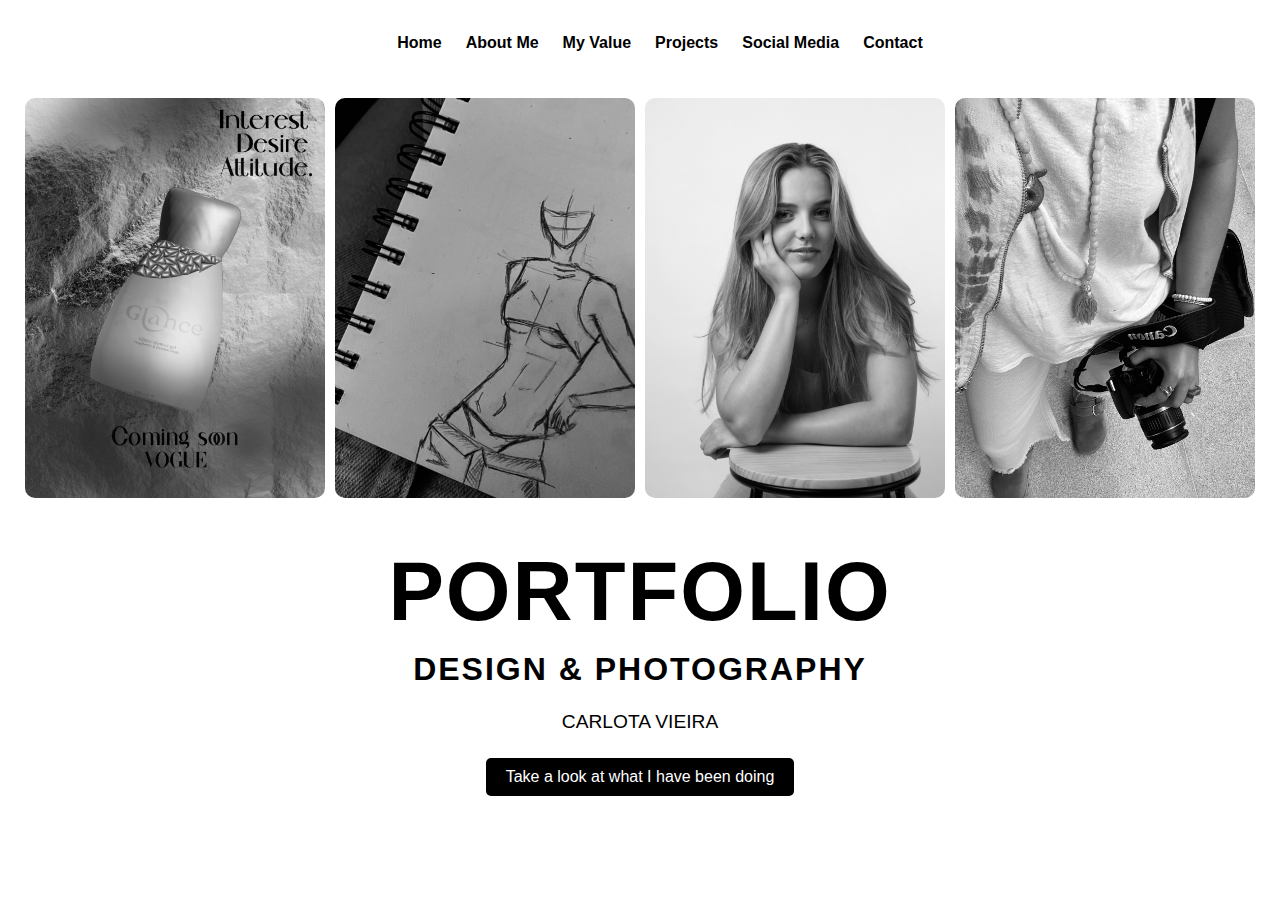
<file: index.html>
<!DOCTYPE html>
<html lang="en">
<head>
    <meta charset="UTF-8">
    <meta name="viewport" content="width=device-width, initial-scale=1.0">
    <title>Portfolio</title>
    <link rel="stylesheet" href="style.css">
</head>
<body>
    <!-- Navigation bar -->
    <nav>
        <ul>
            <li><a href="index.html">Home</a></li>
            <li><a href="about.html">About Me</a></li>
            <li><a href="mission-vision.html">My Value</a></li>
            <li><a href="projects.html">Projects</a></li>
            <li><a href="https://www.instagram.com/your_instagram_username" target="_blank">Social Media</a></li>
            <li><a href="contact.html">Contact</a></li>
        </ul>
    </nav>

    <!-- Main Section -->
    <section class="main-section">
        <div class="image-gallery">
            <img src="Glance.jpeg" alt="Image 1">
            <img src="IMG_4109.jpg" alt="Image 2">
            <img src="Carlota.jpeg" alt="Image 3">
            <img src="IMG_4110.jpg" alt="Image 4">
        </div>
        <div class="content">
            <h1>PORTFOLIO</h1>
            <h2>DESIGN & PHOTOGRAPHY</h2>
            <p>CARLOTA VIEIRA</p>
            <a href="projects.html"><button>Take a look at what I have been doing</button></a>
        </div>
    </section>
</body>
</html>
</file>
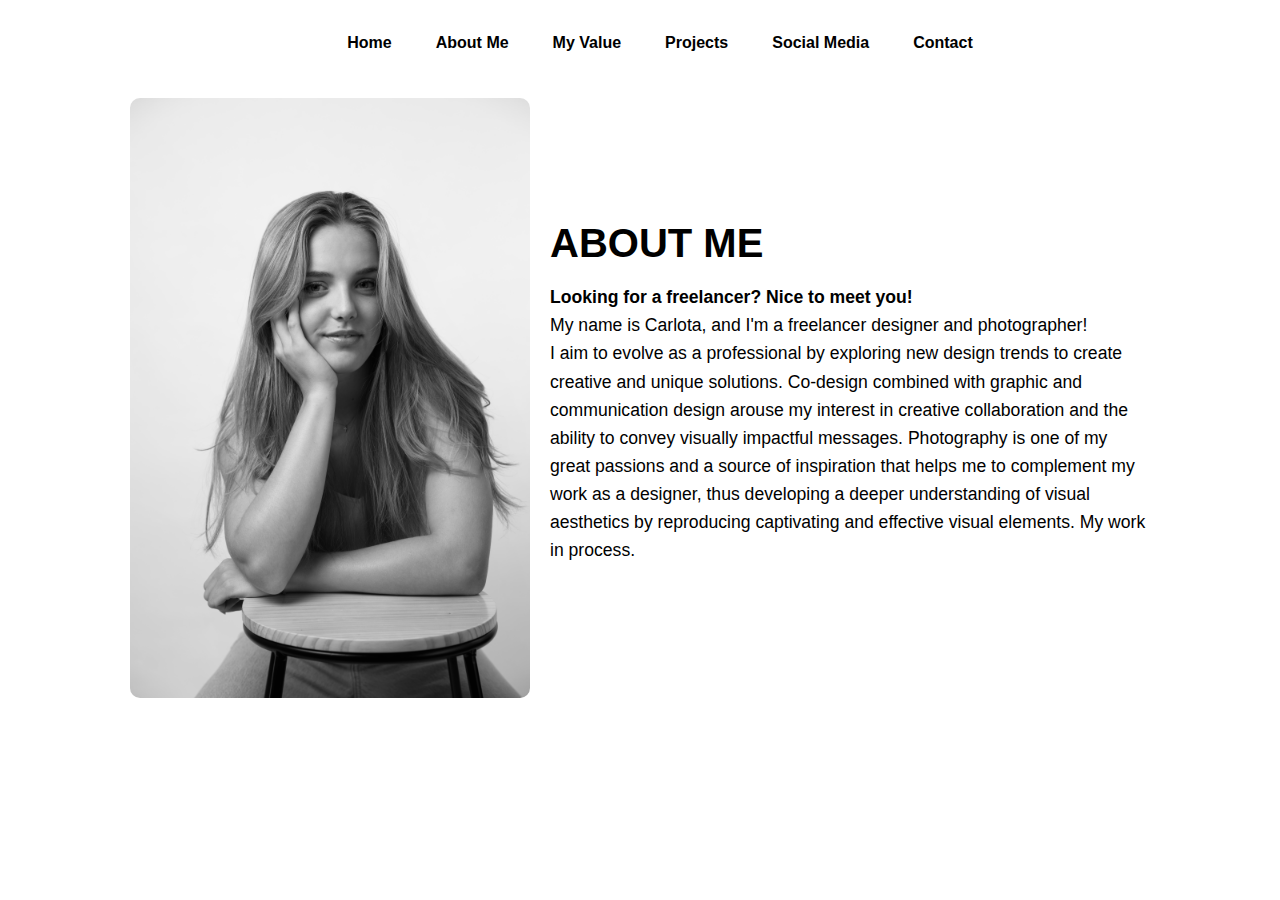
<file: about.html>
<!DOCTYPE html>
<html lang="en">
<head>
    <meta charset="UTF-8">
    <meta name="viewport" content="width=device-width, initial-scale=1.0">
    <title>About Me</title>
    <link rel="stylesheet" href="styleAbout.css">
</head>
<body>
    <!-- Navigation bar -->
    <nav>
        <ul>
            <li><a href="index.html">Home</a></li>
            <li><a href="about.html">About Me</a></li>
            <li><a href="mission-vision.html">My Value</a></li>
            <li><a href="projects.html">Projects</a></li>
            <li><a href="https://www.instagram.com/your_instagram_username" target="_blank">Social Media</a></li>
            <li><a href="contact.html">Contact</a></li>
        </ul>
    </nav>

    <!-- Main Content Section -->
    <div class="container">
        <!-- Image Section -->
        <div class="image-container">
            <img src="Carlota.jpeg" alt="About Me Image" class="about-image">
        </div>

        <!-- Text Section -->
        <div class="text-container">
            <h2>ABOUT ME</h2>

            <p>
               <b>Looking for a freelancer? Nice to meet you!</b><br>

                My name is Carlota, and I'm a freelancer designer and photographer!<br>

                I aim to evolve as a professional by exploring new design trends to create creative and unique solutions.
                Co-design combined with graphic and communication design arouse my interest in creative collaboration and the ability to convey visually impactful messages.

                Photography is one of my great passions and a source of inspiration that helps me to complement my work as a designer, thus developing
                a deeper understanding of visual aesthetics by reproducing captivating and effective visual elements.

                My work in process.
            </p>

            <!-- Social Media Links -->
            <div class="social-icons">
                <a href="#"><i class="fa fa-instagram"></i></a>
                <a href="#"><i class="fa fa-facebook"></i></a>
                <a href="#"><i class="fa fa-linkedin"></i></a>
            </div>
        </div>
    </div>
</body>
</html>
</file>
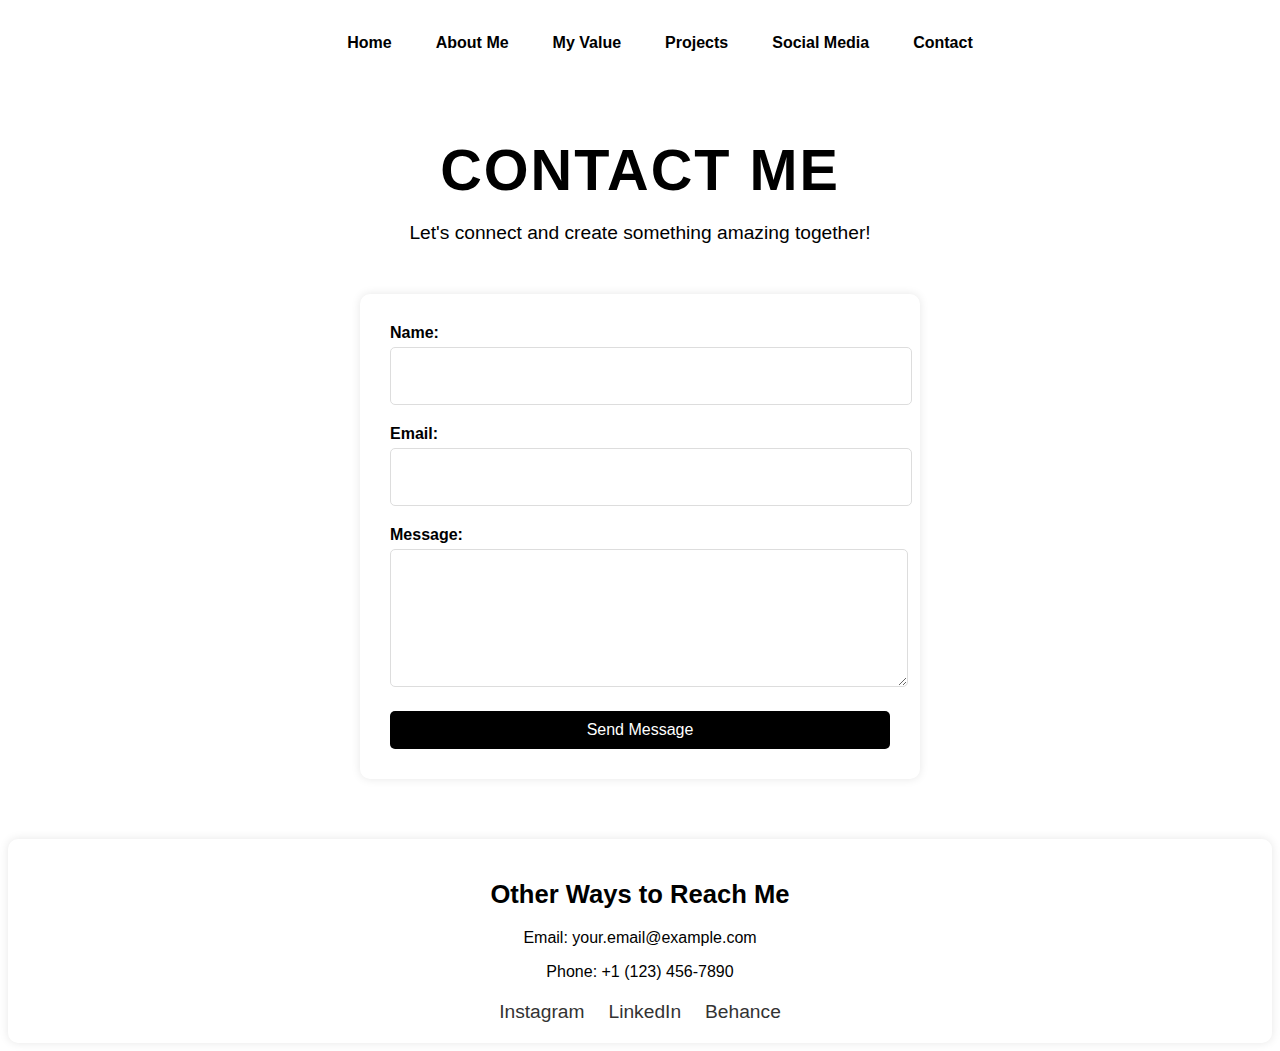
<file: contact.html>
<!DOCTYPE html>
<html lang="en">
<head>
    <meta charset="UTF-8">
    <meta name="viewport" content="width=device-width, initial-scale=1.0">
    <title>Contact - Carlota Vieira Portfolio</title>
    <link rel="stylesheet" href="styleContact.css">
</head>
<body>
    <!-- Navigation bar -->
    <nav>
        <ul>
            <li><a href="index.html">Home</a></li>
            <li><a href="about.html">About Me</a></li>
            <li><a href="mission-vision.html">My Value</a></li>
            <li><a href="projects.html">Projects</a></li>
            <li><a href="https://www.instagram.com/your_instagram_username" target="_blank">Social Media</a></li>
            <li><a href="contact.html">Contact</a></li>
        </ul>
    </nav>

    <!-- Main Section -->
    <section class="main-section">
        <div class="content">
            <h1>CONTACT ME</h1>
            <p>Let's connect and create something amazing together!</p>
        </div>
        <div class="contact-form">
            <form action="#" method="POST">
                <div class="form-group">
                    <label for="name">Name:</label>
                    <input type="text" id="name" name="name" required>
                </div>
                <div class="form-group">
                    <label for="email">Email:</label>
                    <input type="email" id="email" name="email" required>
                </div>
                <div class="form-group">
                    <label for="message">Message:</label>
                    <textarea id="message" name="message" required></textarea>
                </div>
                <button type="submit">Send Message</button>
            </form>
        </div>
    </section>

    <!-- Contact Information -->
    <section class="contact-info">
        <h2>Other Ways to Reach Me</h2>
        <p>Email: your.email@example.com</p>
        <p>Phone: +1 (123) 456-7890</p>
        <div class="social-icons">
            <a href="https://www.instagram.com/your_instagram_username" target="_blank">Instagram</a>
            <a href="https://www.linkedin.com/in/your_linkedin_profile" target="_blank">LinkedIn</a>
            <a href="https://www.behance.net/your_behance_profile" target="_blank">Behance</a>
        </div>
    </section>
</body>
</html>
</file>
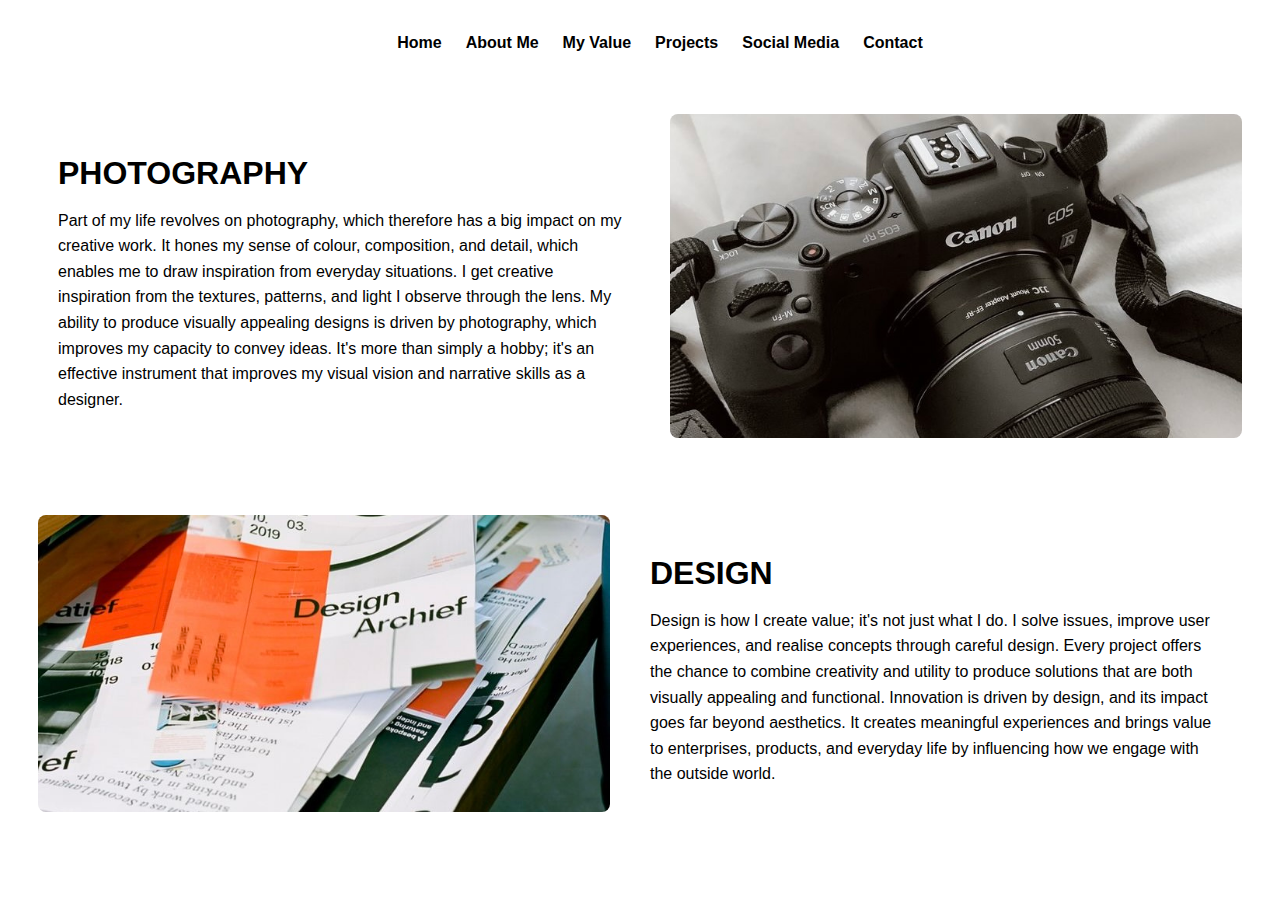
<file: mission-vision.html>
<!DOCTYPE html>
<html lang="en">
<head>
    <meta charset="UTF-8">
    <meta name="viewport" content="width=device-width, initial-scale=1.0">
    <title>Mission & Vision</title>
    <link rel="stylesheet" href="style.css">
</head>
<body>
    <!-- Navigation bar -->
    <nav>
        <ul>
            <li><a href="index.html">Home</a></li>
            <li><a href="about.html">About Me</a></li>
            <li><a href="mission-vision.html">My Value</a></li>
            <li><a href="projects.html">Projects</a></li>
            <li><a href="https://www.instagram.com/your_instagram_username" target="_blank">Social Media</a></li>
            <li><a href="contact.html">Contact</a></li>
        </ul>
    </nav>

    <div class="container">
        <div class="column text-section">
            <h2>PHOTOGRAPHY</h2>
            <p>
                Part of my life revolves on photography, which therefore has a big impact on my creative work.
                It hones my sense of colour, composition, and detail, which enables me to draw inspiration from everyday situations.
                I get creative inspiration from the textures, patterns, and light I observe through the lens.
                My ability to produce visually appealing designs is driven by photography, which improves my capacity to convey ideas.
                It's more than simply a hobby; it's an effective instrument that improves my visual vision and narrative skills as a designer.            </p>
        </div>
        <div class="column image-section">
            <img src="Photography.jpeg" alt="Photography">
        </div>
    </div>

    <div class="container">
        <div class="column image-section">
            <img src="Design.jpeg" alt="Design">
        </div>
        <div class="column text-section">
            <h2>DESIGN</h2>
            <p>
                Design is how I create value; it's not just what I do.
                I solve issues, improve user experiences, and realise concepts through careful design.
                Every project offers the chance to combine creativity and utility to produce solutions that are both visually appealing and functional.
                Innovation is driven by design, and its impact goes far beyond aesthetics.
                It creates meaningful experiences and brings value to enterprises, products, and everyday life by influencing how we engage with the outside world.            </p>
        </div>
    </div>

</body>
</html>
</file>
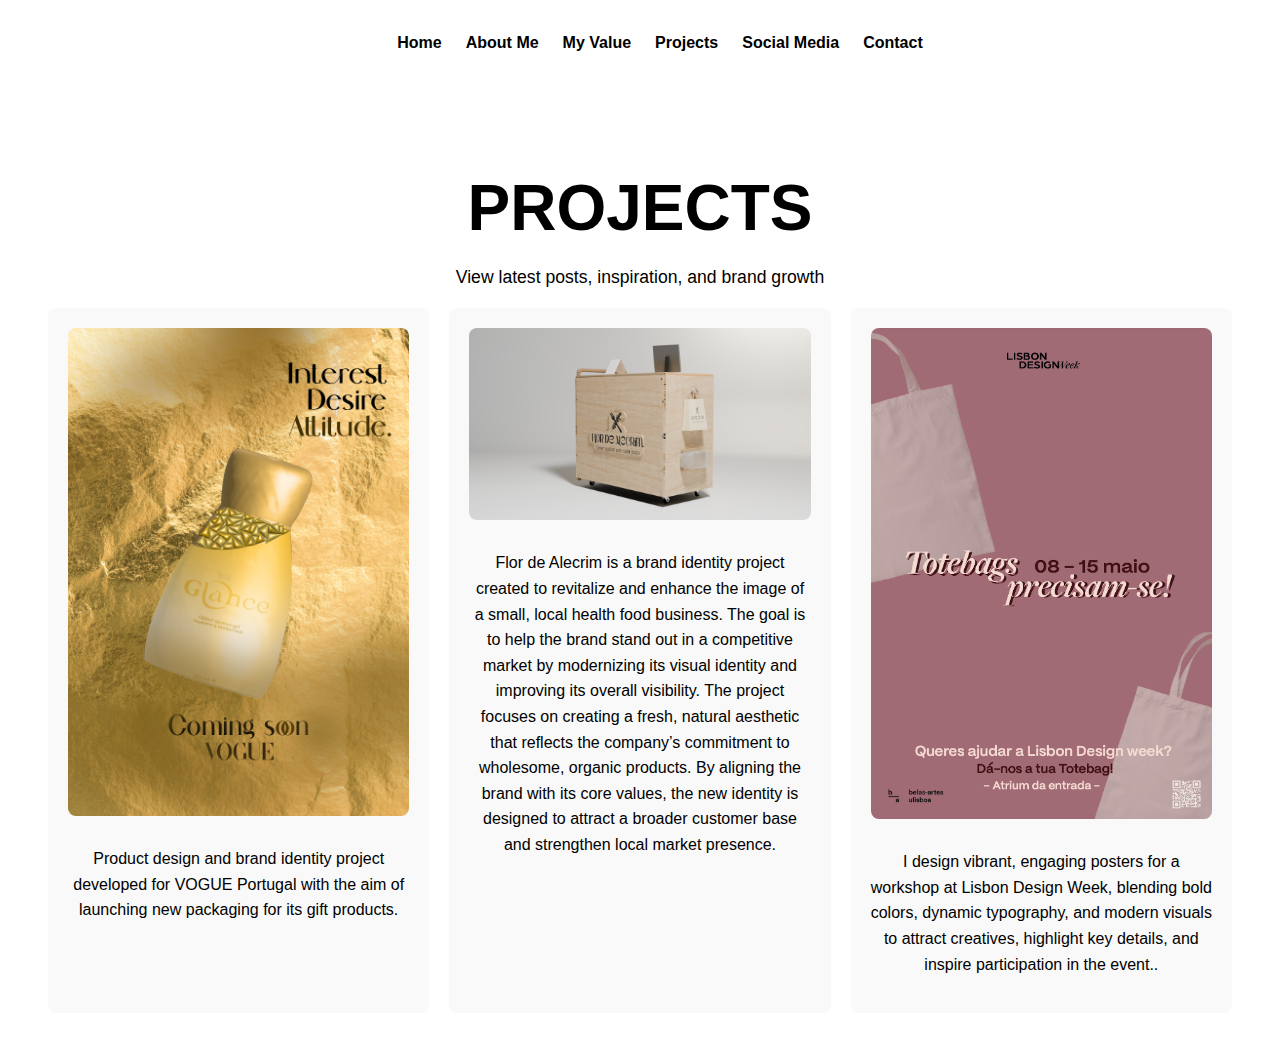
<file: projects.html>
<!DOCTYPE html>
<html lang="en">
<head>
    <meta charset="UTF-8">
    <meta name="viewport" content="width=device-width, initial-scale=1.0">
    <title>Projects</title>
    <link rel="stylesheet" href="style.css">
</head>
<body>
    <!-- Navigation bar -->
    <nav>
        <ul>
            <li><a href="index.html">Home</a></li>
            <li><a href="about.html">About Me</a></li>
            <li><a href="mission-vision.html">My Value</a></li>
            <li><a href="projects.html">Projects</a></li>
            <li><a href="https://www.instagram.com/cavinstudio_/" target="_blank">Social Media</a></li>
            <li><a href="contact.html">Contact</a></li>

        </ul>
    </nav>

    <section class="social-media-posts">
        <div class="heading">
            <h2>PROJECTS</h2>
            <p>View latest posts, inspiration, and brand growth</p>
        </div>

        <div class="posts-grid">
            <div class="post">
                <img src="Glanceproject.png" alt="Post 1">
                <p>Product design and brand identity project developed for VOGUE Portugal with the aim of launching new packaging for its gift products.</p>
            </div>

            <div class="post">
                <img src="FlordeAlecrim.png" alt="Post 2">
                <p>Flor de Alecrim is a brand identity project created to revitalize and enhance the image of a small, local health food business. 
                    The goal is to help the brand stand out in a competitive market by modernizing its visual identity and improving its overall visibility. 
                    The project focuses on creating a fresh, natural aesthetic that reflects the company’s commitment to wholesome, organic products. 
                    By aligning the brand with its core values, the new identity is designed to attract a broader customer base and strengthen local market presence.</p>
            </div>

            <div class="post">
                <img src="LDW 2.png" alt="Post 3">
                <p>I design vibrant, engaging posters for a workshop at Lisbon Design Week, 
                    blending bold colors, dynamic typography, and modern visuals to attract 
                    creatives, highlight key details, and inspire participation in the event..</p>
            </div>
        </div>
    </section>

</body>
</html>
</file>
<file: style.css>
nav {
    display: flex;
    justify-content: center;
    background-color: #fff;
    padding: 10px 0;
}

nav ul {
    list-style-type: none;
}

nav ul li {
    display: inline;
    margin: 0 10px;
}

nav ul li a {
    text-decoration: none;
    color: black;
    font-weight: bold;
    font-family: 'Barlow Condensed', sans-serif;
}

.main-section {
    display: flex;
    flex-direction: column;
    align-items: center;
    padding: 20px;
    font-family: 'Barlow Condensed', sans-serif;
}

.image-gallery {
    display: flex;
    gap: 10px;
    margin-bottom: 20px;
}

.image-gallery img {
    width: 300px;
    height: 400px;
    object-fit: cover;
    border-radius: 10px;
}

.content {
    text-align: center;
    margin-top: -30px;
}

.content h1 {
    font-size:5.2rem;
    font-weight: bold;
    letter-spacing: 2px;
    margin-bottom: -15px;
    font-family: 'Barlow Condensed', sans-serif;
}
.content h2 {
    font-size:2rem;
    font-weight: bold;
    letter-spacing: 2px;
    margin-bottom: 10px;
    font-family: 'Barlow Condensed', sans-serif;
}
.content p {
    font-size: 1.2rem;
    margin-bottom: 20px;
    font-family: 'Barlow Condensed', sans-serif;
}

.content button {
    background-color: black;
    color: white;
    border: none;
    padding: 10px 20px;
    font-size: 1rem;
    cursor: pointer;
    border-radius: 5px;
    font-family: 'Barlow Condensed', sans-serif;
}

.content button:hover {
    background-color: #393939;
}

.container {
    display: flex;
    align-items: center;
    justify-content: center;
    flex-wrap: wrap;
    padding: 20px;
}

.column {
    flex: 1;
    margin: 10px;
}

.text-section {
    padding: 20px;
}

.text-section h2 {
    font-size: 2rem;
    font-weight: bold;
    margin-bottom: 5px;
    font-family: 'Barlow Condensed', sans-serif;
}

.text-section p {
    font-size: 1rem;
    line-height: 1.6;
    font-family: 'Barlow Condensed', sans-serif;
}

.image-section img {
    width: 100%;
    border-radius: 8px;
}

.social-media-posts {
    padding: 40px;
    background-color: #fff;
    text-align: center;
}

.social-media-posts .heading h2 {
    font-size: 4rem;
    margin-bottom: 10px;
    font-family: 'Barlow Condensed', sans-serif;
}

.posts-grid {
    display: grid;
    grid-template-columns: repeat(3, 1fr);
    gap: 20px;
}

.post {
    background-color: #f9f9f9;
    padding: 20px;
    border-radius: 8px;
}

.post img {
    width: 100%;
    border-radius: 8px;
    margin-bottom: 10px;
}

.post p {
    font-size: 1rem;
    font-family: 'Barlow Condensed', sans-serif;
}

.social-icons {
    display: flex;
    justify-content: center;
    gap: 10px;
    margin-top: 20px;
}

.social-icons a {
    font-size: 2rem;
    color: black;
    text-decoration: none;
    font-family: 'Barlow Condensed', sans-serif;
}

/* About Me Section */
.image-container {
    flex: 1;
    max-width: 400px;
    margin-right: 20px;
}

.about-image {
    width: 100%;
    height: auto;
    object-fit: cover;
    border-radius: 10px;
}

.text-container {
    flex: 2;
    max-width: 600px;
}

h2 {
    font-size: 2rem;
    margin-bottom: 20px;
    font-family: 'Barlow Condensed', sans-serif;
}

p {
    font-size: 1.1rem;
    line-height: 1.6;
    font-family: 'Barlow Condensed', sans-serif;
}

.social-icons {
    margin-top: 20px;
}

.social-icons a {
    margin: 0 10px;
    text-decoration: none;
    font-size: 1.5rem;
    color: #333;
    font-family: 'Barlow Condensed', sans-serif;
}

.social-icons a:hover {
    color: #555;
}
</file>
<file: styleAbout.css>
nav {
    display: flex;
    justify-content: center;
    background-color: #fff;
    padding: 10px 0;
}

nav ul {
    list-style-type: none;
}

nav ul li {
    display: inline;
    margin: 0 20px;
}

nav ul li a {
    text-decoration: none;
    color: black;
    font-weight: bold;
    font-family: 'Barlow Condensed', sans-serif;
}

/* Container for the entire "About Me" section */
.container {
    display: flex;
    align-items: center;
    justify-content: center;
    flex-wrap: wrap; /* Ensures responsive wrapping for smaller screens */
    padding: 20px;
}

/* Image Section */
.image-container {
    flex: 1;
    max-width: 400px; /* Image container maximum width */
    margin-right: 20px; /* Space between image and text */
}

/* Image Styling */
.about-image {
    width: 100%; /* Ensures image takes full width of container */
    height: auto; /* Keeps aspect ratio */
    object-fit: cover; /* Ensures image covers container area without distortion */
    border-radius: 10px; /* Optional styling for rounded corners */
}

/* Text Section */
.text-container {
    flex: 2; /* Takes up more space compared to the image */
    max-width: 600px; /* Text container maximum width */
}

h2 {
    font-size: 2.5rem; /* Heading size */
    margin-bottom: 10px;
    font-family: 'Barlow Condensed', sans-serif;
}

p {
    font-size: 1.1rem; /* Paragraph font size */
    line-height: 1.6; /* Line height for better readability */
    font-family: 'Barlow Condensed', sans-serif;
}

/* Social Media Icons Section */
.social-icons {
    margin-top: 20px; /* Space between text and social icons */
}

/* Social Media Icon Styling */
.social-icons a {
    margin: 0 10px; /* Horizontal space between icons */
    text-decoration: none;
    font-size: 1.5rem; /* Icon size */
    color: #333; /* Default icon color */
    font-family: 'Barlow Condensed', sans-serif;
}

.social-icons a:hover {
    color: #555; /* Hover color for icons */
}
</file>
<file: styleContact.css>
/* Navigation styles (for consistency) */
nav {
    display: flex;
    justify-content: center;
    background-color: #fff;
    padding: 10px 0;
}

nav ul {
    list-style-type: none;
}

nav ul li {
    display: inline;
    margin: 0 20px;
}

nav ul li a {
    text-decoration: none;
    color: black;
    font-weight: bold;
    font-family: 'Barlow Condensed', sans-serif;
}

/* Main section styles */
.main-section {
    display: flex;
    flex-direction: column;
    align-items: center;
    padding: 20px;
}

.content {
    text-align: center;
    margin-bottom: 30px;
}

.content h1 {
    font-size: 3.6rem;
    font-weight: bold;
    letter-spacing: 2px;
    margin-bottom: 10px;
    font-family: 'Barlow Condensed', sans-serif;
}

.content p {
    font-size: 1.2rem;
    margin-bottom: 20px;
    font-family: 'Barlow Condensed', sans-serif;
}

/* Contact form styles */
.contact-form {
    max-width: 600px;
    width: 100%;
    margin: 0 auto;
    padding: 20px;
    background-color: #fff;
    border-radius: 10px;
    box-shadow: 0 0 10px rgba(0, 0, 0, 0.1);
}

.form-group {
    margin-bottom: 20px;
}

.form-group label {
    display: block;
    margin-bottom: 5px;
    font-weight: bold;
    font-size: 1.1rem;
    font-family: 'Barlow Condensed', sans-serif;
}

.form-group input,
.form-group textarea {
    width: 100%;
    padding: 10px;
    border: 1px solid #ddd;
    border-radius: 5px;
    font-size: 1rem;
    font-family: 'Barlow Condensed', sans-serif;}

.form-group textarea {
    height: 150px;
    resize: vertical;
}

.contact-form button {
    background-color: black;
    color: white;
    border: none;
    padding: 10px 20px;
    font-size: 1rem;
    cursor: pointer;
    border-radius: 5px;
    transition: background-color 0.3s ease;
    font-family: 'Barlow Condensed', sans-serif;
}

.contact-form button:hover {
    background-color: #333;
}

/* Contact information styles */
.contact-info {
    text-align: center;
    margin-top: 40px;
    padding: 20px;
    background-color: #fff;
    border-radius: 10px;
    box-shadow: 0 0 10px rgba(0, 0, 0, 0.1);
}

.contact-info h2 {
    font-size: 1.6rem;
    margin-bottom: 20px;
    font-family: 'Barlow Condensed', sans-serif;
}

.contact-info p {
    font-size: 1rem;
    margin-bottom: 10px;
    font-family: 'Barlow Condensed', sans-serif;
}

/* Social media icons */
.social-icons {
    margin-top: 20px;
}

.social-icons a {
    margin: 0 10px;
    text-decoration: none;
    font-size: 1.2rem;
    color: #333;
    transition: color 0.3s ease;
    font-family: 'Barlow Condensed', sans-serif;
}

.social-icons a:hover {
    color: #555;
}

/* Responsive adjustments */
@media (max-width: 768px) {
    .content h1 {
        font-size: 3rem;
        font-family: 'Barlow Condensed', sans-serif;
    }

    .contact-form {
        padding: 15px;
    }

    nav ul li {
        margin: 0 10px;
    }
}

@media (max-width: 480px) {
    .content h1 {
        font-size: 2.5rem;
        font-family: 'Barlow Condensed', sans-serif;

    }

    .social-icons a {
        font-size: 1.2rem;
        font-family: 'Barlow Condensed', sans-serif;

    }
}
/* Contact Page Styles */

/* ... (previous styles remain unchanged) ... */

/* Contact form styles */
.contact-form {
    max-width: 500px;  /* Reduced from 600px */
    width: 90%;  /* Added to ensure responsiveness */
    margin: 0 auto;
    padding: 30px;  /* Increased padding for better spacing */
    background-color: #fff;
    border-radius: 10px;
    box-shadow: 0 0 10px rgba(0, 0, 0, 0.1);
}

.form-group {
    margin-bottom: 20px;
}

.form-group label {
    display: block;
    margin-bottom: 5px;
    font-weight: bold;
    font-size: 1rem;  /* Slightly reduced font size */
    font-family: 'Barlow Condensed', sans-serif;
}

.form-group textarea {
    width: 100%;
    padding: 8px;  /* Reduced padding */
    border: 1px solid #ddd;
    border-radius: 5px;
    font-size: 0.9rem;  /* Slightly reduced font size */
    font-family: 'Barlow Condensed', sans-serif;
}

.form-group input {
    height: 36px;  /* Set a specific height for inputs */
}

.form-group textarea {
    height: 120px;  /* Reduced height */
    resize: vertical;
}

.contact-form button {
    background-color: black;
    color: white;
    border: none;
    padding: 10px 20px;
    font-size: 1rem;
    cursor: pointer;
    border-radius: 5px;
    transition: background-color 0.3s ease;
    display: block;  /* Make button full width */
    width: 100%;  /* Make button full width */
    margin-top: 10px;  /* Add some space above the button */
    font-family: 'Barlow Condensed', sans-serif;
}

.contact-form button:hover {
    background-color: #333;
}

/* ... (rest of the styles remain unchanged) ... */

/* Responsive adjustments */
@media (max-width: 768px) {
    .contact-form {
        width: 95%;  /* Slightly wider on smaller screens */
        padding: 20px;  /* Reduced padding on smaller screens */
    }
}

@media (max-width: 480px) {
    .form-group input,
    .form-group textarea {
        font-size: 10px;  /* Prevent zoom on focus in iOS */
        font-family: 'Barlow Condensed', sans-serif;
    }
}
</file>
